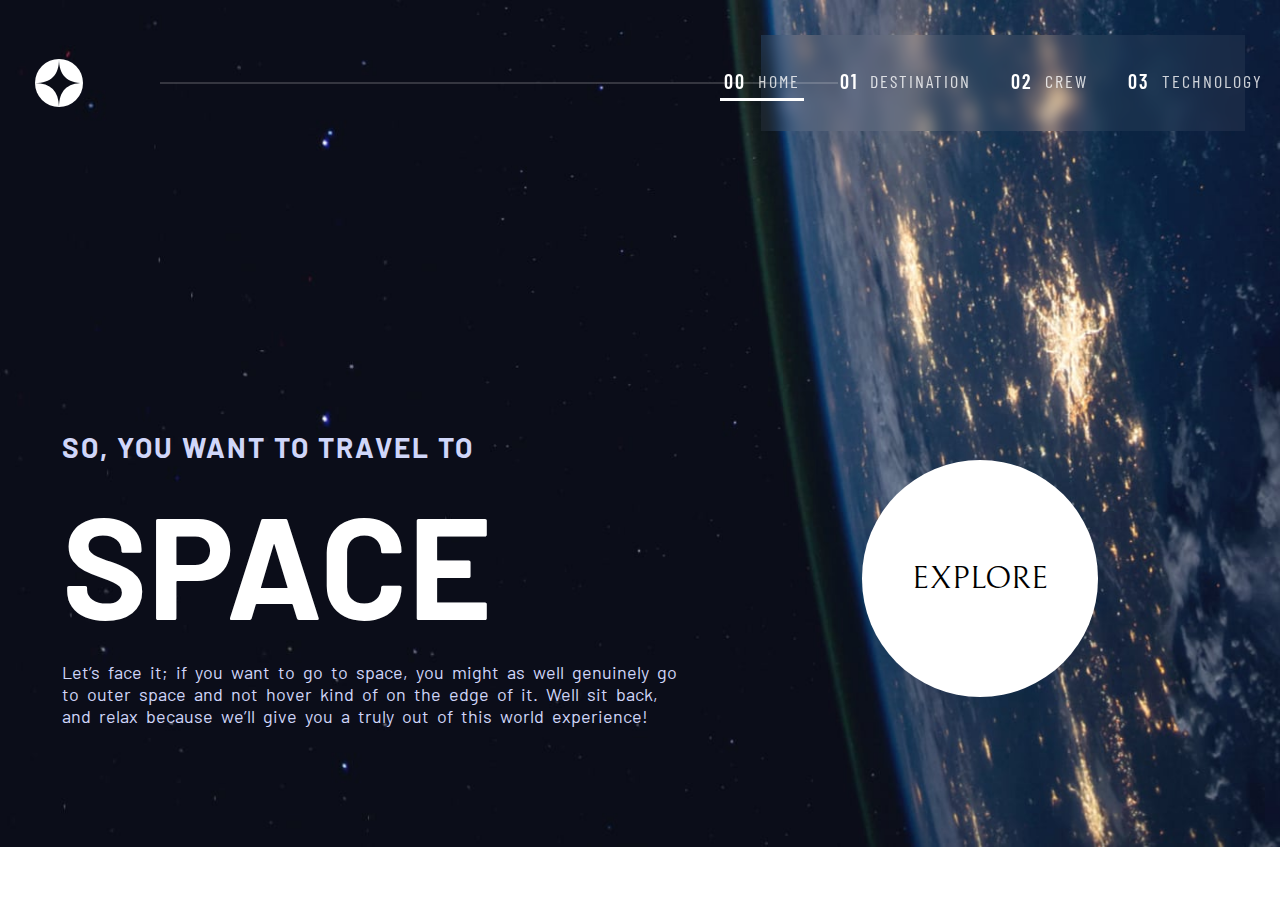
<file: index.html>
<!DOCTYPE html>
<html lang="en">
<head>
  <meta charset="UTF-8">
  <meta name="viewport" content="width=device-width, initial-scale=1.0">
  <meta http-equiv="X-UA-Compatible" content="ie=edge">
  <link rel="icon" type="image/png" sizes="32x32" href="./assets/favicon-32x32.png">
  <link rel="stylesheet" href="assets/css/style.css">
  <script src="assets/js/script.js"></script>
  <title>Frontend Mentor | Space tourism website</title>
</head>
<body id="home-page">
  <header class="main-header">
    <nav class="main-navbar">
      <div class="logo">
        <img src="assets/shared/logo.svg" alt="logo">
        <div class="logo-line"></div>
      </div>
      <ul class="nav-items">
          <li class="nav-item">
            <a href="index.html"><span>00</span> HOME</a>
          </li>
          <li class="nav-item">
            <a href="destination-moon.html"><span>01</span> DESTINATION</a>
          </li>
          <li class="nav-item">
            <a href="crew-commander.html"><span>02</span> CREW</a>
          </li>
          <li class="nav-item">
            <a href="technology-vehicle.html"><span>03</span> TECHNOLOGY</a>
          </li>
      </ul>
    </nav> 
  </header>


  <main>
    <div class="container-banner">
      <div class="banner-main-title">
            <h5>SO, YOU WANT TO TRAVEL TO</h5>
            <h1>SPACE</h1>
            <p>Let’s face it; if you want to go to space, you might as well genuinely go<br>to 
              outer space and not hover kind of on the edge of it. Well sit back,<br>and relax 
              because we’ll give you a truly out of this world experience!</p>
      </div>

      <div class="banner-start-btn">
        <a href="destination-moon.html">EXPLORE</a>
      </div>
    </div>
  </main>
</body>
</html>
</file>
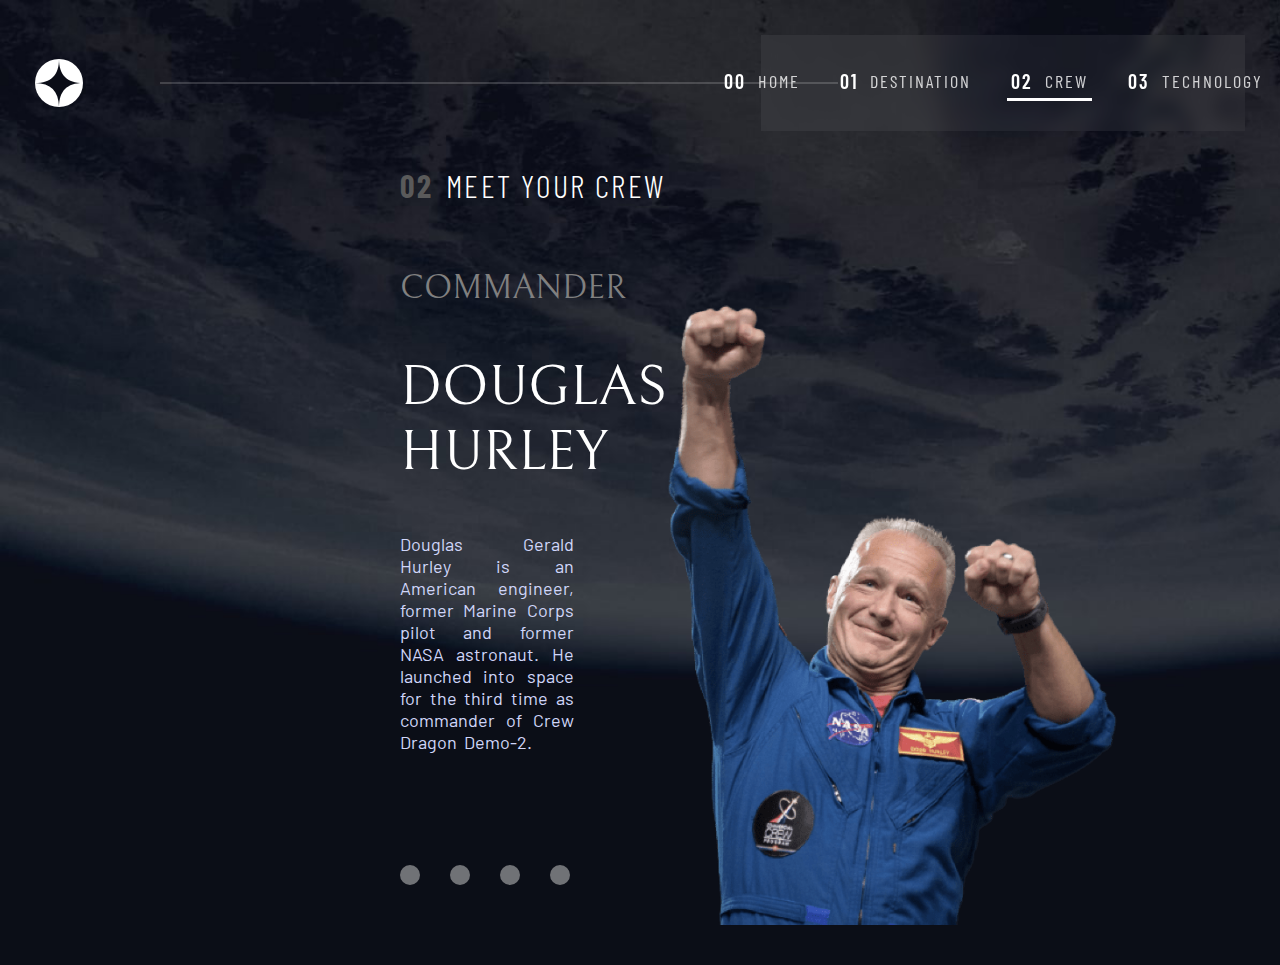
<file: crews.html>
<!DOCTYPE html>
<html lang="en">
<head>
  <meta charset="UTF-8">
  <meta name="viewport" content="width=device-width, initial-scale=1.0">
  <meta http-equiv="X-UA-Compatible" content="ie=edge">
  <link rel="icon" type="image/png" sizes="32x32" href="./assets/favicon-32x32.png">
  <link rel="stylesheet" href="assets/css/style.css">
  <title>Frontend Mentor | Space tourism website</title>
</head>
<body id="crew-page">
  <header class="main-header">
    <nav class="main-navbar">
      <div class="logo">
        <img src="assets/shared/logo.svg" alt="logo">
        <div class="logo-line"></div>
      </div>
      <ul class="nav-items">
          <li class="nav-item">
            <a href="index.html"><span>00</span> HOME</a>
          </li>
          <li class="nav-item">
            <a href="destinations.html"><span>01</span> DESTINATION</a>
          </li>
          <li class="nav-item">
            <a href="crews.html"><span>02</span> CREW</a>
          </li>
          <li class="nav-item">
            <a href="technologys.html"><span>03</span> TECHNOLOGY</a>
          </li>
      </ul>
    </nav> 
  </header>

  <main>
    <div class="crews-container">
      <div class="container-title">
        <h1><span>02</span> MEET YOUR CREW</h1>
      </div>

      <div class="crew-details">
        <div class="crew-descriptions">
          <div class="crew-job-title">
            <h2>COMMANDER</h2>
          </div>
          <div class="crew-personel-name">
            <h1>DOUGLAS HURLEY</h1>
          </div>
          <div class="crew-personel-resume">
            <p>
              Douglas Gerald Hurley is an American engineer, former Marine Corps pilot and former NASA astronaut. He launched into space for the third time as commander of Crew Dragon Demo-2.
            </p>
          </div>

          <div class="page-num-status">
            <ul class="page-num-lists">
              <li class="page-num-list"></li>
              <li class="page-num-list"></li>
              <li class="page-num-list"></li>
              <li class="page-num-list"></li>
            </ul>
          </div>


        </div>

        <div class="crew-picture">
          <img src="assets/crew/image-douglas-hurley.png" height="620" width="450" alt="crew pictures">
        </div>
      </div>
     
    </div>
  </main>

</body>
</html>
</file>
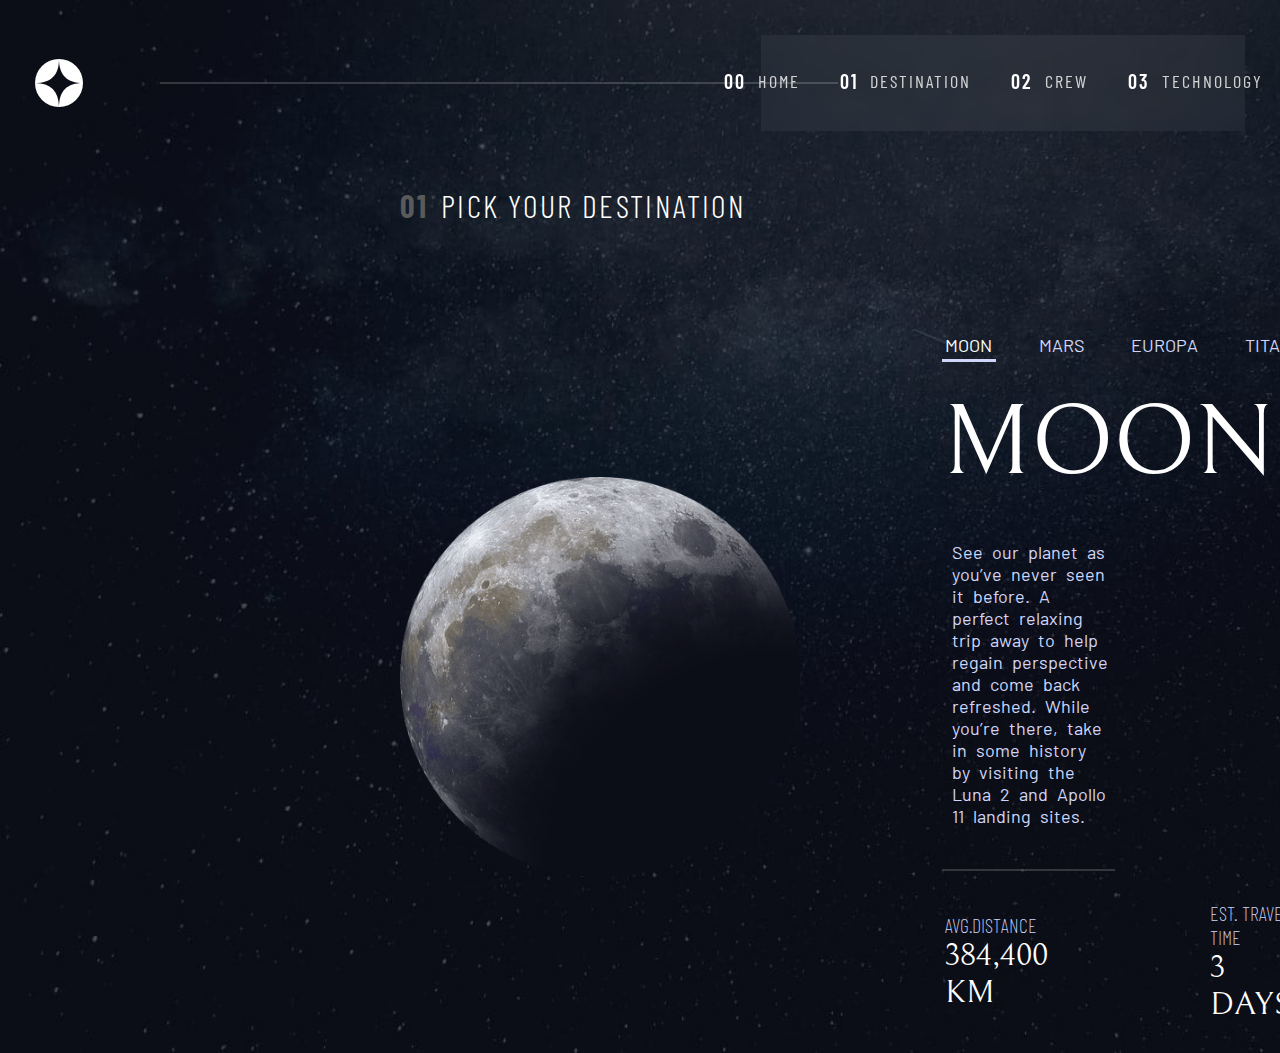
<file: destination-moon.html>
<!DOCTYPE html>
<html lang="en">
<head>
  <meta charset="UTF-8">
  <meta name="viewport" content="width=device-width, initial-scale=1.0">
  <meta http-equiv="X-UA-Compatible" content="ie=edge">
  <link rel="icon" type="image/png" sizes="32x32" href="./assets/favicon-32x32.png">
  <script src="assets/js/script.js"></script>
  <link rel="stylesheet" href="assets/css/style.css">
  <title>Frontend Mentor | Space Tourism Website</title>
</head>
<body id="destination-page">
  <header class="main-header">
    <nav class="main-navbar">
      <div class="logo">
        <img src="assets/shared/logo.svg" alt="logo">
        <div class="logo-line"></div>
      </div>
      <ul class="nav-items">
          <li class="nav-item">
            <a href="index.html"><span>00</span> HOME</a>
          </li>
          <li class="nav-item">
            <a href="destination-moon.html"><span>01</span> DESTINATION</a>
          </li>
          <li class="nav-item">
            <a href="crew-commander.html"><span>02</span> CREW</a>
          </li>
          <li class="nav-item">
            <a href="technology-vehicle.html"><span>03</span> TECHNOLOGY</a>
          </li>
      </ul>
    </nav> 
  </header>

  <main>
    <div class="container-page">
      <div class="container-title">
        <h1><span>01</span> PICK YOUR DESTINATION</h1>
      </div>

      <div class="container-content">
        <div class="container-content-picture">
          <img src="assets/destination/image-moon.png" alt="" height="400" id="destination-picture">
        </div>

        <div class="container-detail-content">
            <div class="content-list">
              <ul class="destination-lists-items">
                <li class="destination-list-item"><a href="javascript:void(0)">MOON</a></li>
                <li class="destination-list-item"><a href="javascript:void(0)">MARS</a></li>
                <li class="destination-list-item"><a href="javascript:void(0)">EUROPA</a></li>
                <li class="destination-list-item"><a href="javascript:void(0)">TITAN</a></li>
              </ul>
            </div>
            <div class="container-destination"></div>
        </div>  
      </div>
    </div>
  </main>

</body>
</html>
</file>
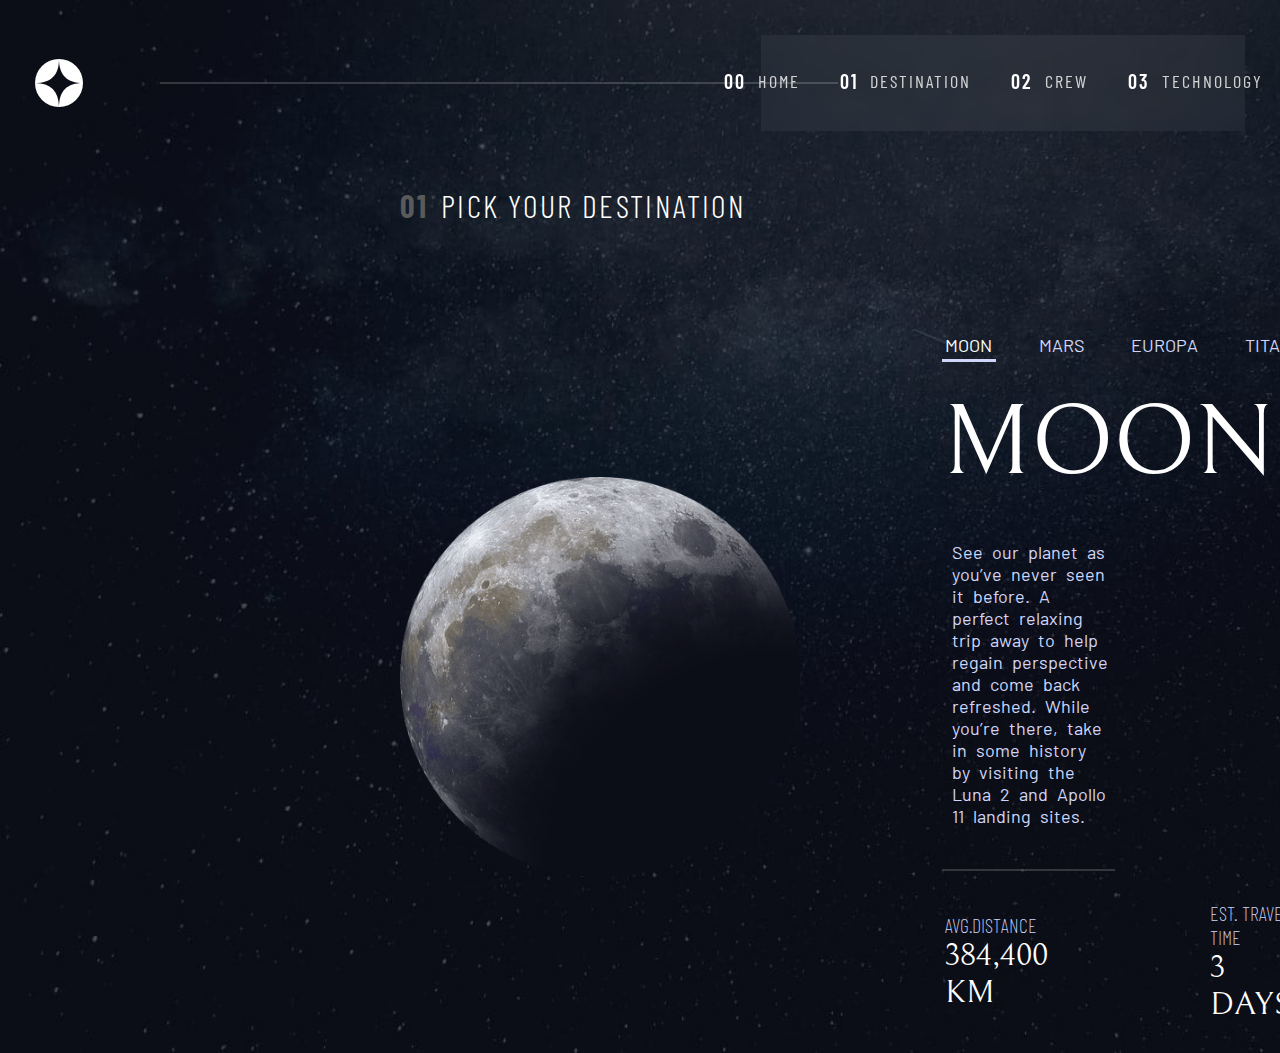
<file: destinations.html>
<!DOCTYPE html>
<html lang="en">
<head>
  <meta charset="UTF-8">
  <meta name="viewport" content="width=device-width, initial-scale=1.0">
  <meta http-equiv="X-UA-Compatible" content="ie=edge">
  <link rel="icon" type="image/png" sizes="32x32" href="./assets/favicon-32x32.png">
  <script src="assets/js/script.js"></script>
  <link rel="stylesheet" href="assets/css/style.css">
  <title>Frontend Mentor | Space Tourism Website</title>
</head>
<body id="destination-page">
  <header class="main-header">
    <nav class="main-navbar">
      <div class="logo">
        <img src="assets/shared/logo.svg" alt="logo">
        <div class="logo-line"></div>
      </div>
      <ul class="nav-items">
          <li class="nav-item">
            <a href="index.html"><span>00</span> HOME</a>
          </li>
          <li class="nav-item">
            <a href="destinations.html"><span>01</span> DESTINATION</a>
          </li>
          <li class="nav-item">
            <a href="crews.html"><span>02</span> CREW</a>
          </li>
          <li class="nav-item">
            <a href="technologys.html"><span>03</span> TECHNOLOGY</a>
          </li>
      </ul>
    </nav> 
  </header>

  <main>
    <div class="container-page">
      <div class="container-title">
        <h1><span>01</span> PICK YOUR DESTINATION</h1>
      </div>

      <div class="container-content">
        <div class="container-content-picture">
          <img src="assets/destination/image-moon.png" alt="" height="400" id="destination-picture">
        </div>

        <div class="container-detail-content">
            <div class="content-list">
              <ul class="destination-lists-items">
                <li class="destination-list-item"><a href="javascript:void(0)">MOON</a></li>
                <li class="destination-list-item"><a href="javascript:void(0)">MARS</a></li>
                <li class="destination-list-item"><a href="javascript:void(0)">EUROPA</a></li>
                <li class="destination-list-item"><a href="javascript:void(0)">TITAN</a></li>
              </ul>
            </div>
            <div class="container-destination"></div>
        </div>  
      </div>
    </div>
  </main>
</body>
</html>
</file>
<file: assets/css/style.css>
@import url('https://fonts.googleapis.com/css2?family=Barlow+Condensed:ital,wght@0,100;0,200;0,300;0,400;0,500;0,600;0,700;0,800;0,900;1,100;1,200;1,300;1,400;1,500;1,600;1,700;1,800;1,900&family=Barlow:ital,wght@0,100;0,200;0,300;0,400;0,500;0,600;0,700;0,800;0,900;1,100;1,200;1,300;1,400;1,500;1,600;1,700;1,800;1,900&family=Bellefair&display=swap');

* {
    padding: 0;
    margin: 0;
    box-sizing: border-box;
}

:root {
    /* Colors */
    --very-dark-navy: #0B0D17;
    --light-blue: #D0D6F9;
    --white: #FFFFFF;

    /* Font Size */
    --heading-xl-size: 144px;
    --heading-l-size: 100px;
    --heading-m-size: 56px;
    --heading-s-size: 32px;
    --heading-xs-size: 28px;
    --subheading-l-size: 28px;
    --subheading-s-size: 14px;
    --nav-text-size: 20px;
    --body-text-size: 18px;

    /*Fonts*/
    --heading-font: "Bellefair";
    --heading-xs-font: "Barlow Condensed";
    --body-font: "Barlow";

}

/* Body's */
    /* Home Page */
        #home-page {
            font-size: var(--body-text-size);
            font-family: var(--body-font);
            background-image: url('/assets/home/background-home-desktop.jpg');
            background-size: cover;
            background-repeat: no-repeat;
            
            .nav-item:nth-child(1) {
                border-bottom: 3px solid white;
            }
        }

    /* Destination Page */
        #destination-page {
            font-size: var(--body-text-size);
            font-family: var(--body-font);
            background-image: url('/assets/destination/background-destination-desktop.jpg');
            background-size: cover;
            background-repeat: no-repeat;
            background

            .nav-item:nth-child(2) {
                border-bottom: 3px solid white;

            }
        }

    /* Crew Page */
        #crew-page {
            font-size: var(--body-text-size);
            font-family: var(--body-font);
            background-image: url('/assets/crew/background-crew-desktop.jpg');
            background-size: cover;
            background-repeat: no-repeat;

            .nav-item:nth-child(3) {
                border-bottom: 3px solid white;
            }
        }

    /* Tech Page */
        #technology-page {
            font-size: var(--body-text-size);
            font-family: var(--body-font);
            background-image: url('/assets/technology/background-technology-desktop.jpg');
            background-size: cover;
            background-repeat: no-repeat;

            .nav-item:nth-child(4) {
                border-bottom: 3px solid white;

            }
        }

/* Header */
    .main-header {
        padding: 0px;
    }

/* Hr Line */
    .solid {
        border: 1.6px solid #ffffff2c;
        width: 49%;
        border-radius: 1%;
        margin-top: 12px;
    }

/* Navbar */
    .main-navbar {
        display: flex;
        padding: 35px;
        align-items: center;
        justify-content: space-between;
    }

    .nav-items {
        display: flex;
        align-items: center;
        list-style-type: none;
        justify-content: center;
        width: 40%;
        padding: 30px;
        gap: 12px;
        background-color: #ffffff0e;
        backdrop-filter: blur(8px);
    }

    .nav-item {
        margin-right: 20px;
        padding: 4px;
        transition: 0.2s ease-in;
        border-bottom: 3px solid transparent;
        padding-bottom: 5px;

    }

    .nav-item:hover {
        border-bottom: 3px solid rgba(214, 214, 214, 0.63);

    }


    .nav-item a {
        display: flex;
        flex-direction: row;
        align-items: center;
        justify-content: center;
        letter-spacing: 2px;
        gap: 12px;
        text-decoration: underline;
        text-decoration: none;
        color: rgba(255, 255, 255, 0.788);
        font-weight: 400;
        font-family: var(--heading-xs-font);
    }

    .nav-item a span {
        font-size: var(--nav-text-size);
    }

    .nav-item span {
        font-weight: 600;
        color: var(--white);
    }


/* Logo */
.logo {
    display: flex;
    align-items: center;
    justify-content: center;
    gap: 12px;

}

.logo-line {
    margin-left: 30px;
    position: absolute;
    z-index: 1;
    left: 130px;
    height: 2px;
    width: 53%;
    background-color: #ffffff2c;
}


/* Main Banner */
.container-banner {
    display: flex;
    margin-top: 9rem;
    padding: 30px;
    align-items: center;
    justify-content: space-around;
    color: var(--white);
}

.banner-main-title {
    display: flex;
    align-items: flex-start;
    gap: 12px;
    justify-content: center;
    flex-direction: column;
}

.banner-main-title p {
    font-family: var(--body-font);
    font-size: var(--body-text-size);
    word-spacing: 4px;
    color: var(--light-blue);
}

.banner-main-title h5 {
    font-family: var(--heading);
    font-size: var(--heading-xs-size);
    letter-spacing: 2px;
    color: var(--light-blue);
}

.banner-main-title h1 {
    font-family: var(--heading-xs-font-font);
    font-size: var(--heading-xl-size);
    color: var(--white);
}

.banner-start-btn a {
    text-align: center;
    text-decoration: none;
    font-family: var(--heading-font);
    font-size: var(--heading-s-size);
    padding: 100px 50px 100px 50px;
    transition: 0.3s linear;
    border-radius: 900px;
    color: black;
    background-color: var(--white);
}

.banner-start-btn {
    display: flex;
    align-items: center;
    justify-content: center;
    flex-direction: column;
    transition: 0.3s linear;
    border: 120px solid transparent;
    border-radius: 2000px;
}

.banner-start-btn:hover {
    border-color: rgba(83, 83, 83, 0.740);
}

/* Container For Page */
    .container-page {
        display: flex;
        align-items: flex-start;
        margin-top: 20px;
        margin-left: 150px;
        justify-content: center;
        flex-direction: column;
    }



    .container-title h1 {
        font-family: var(--heading-xs-font);
        color: var(--white);
        font-weight: 300;
        font-size: var(--heading-s-size);
        display: flex;
        align-items: center;
        letter-spacing: 2.4px;
        justify-content: center;
        gap: 12px;
    }

    .container-title h1>span {
        color: rgb(90, 90, 90);
        font-family: var(--heading-xs-font);
        font-weight: 700;
        font-size: var(--heading-s-size);
    }


/* Destination Page */
    .container-page {
        display: flex;
        margin-left: 25rem;
        align-items: flex-start;
        gap: 5rem;
        flex-direction: column;
        justify-content: center;
    }

    .container-content {
        display: flex;
        align-items: center;
        justify-content: center;
        gap: 7rem;

    }

    .container-detail-content {
        display: flex;
        flex-direction: column;
        align-items: flex-start;
        justify-content: center;
        gap: 20px;
        padding: 30px;
    }

    .destination-lists-items {
        display: flex;
        align-items: center;
        justify-content: center;
        list-style-type: none;
        gap: 2.5rem;
    }

    .destination-list-item a {
        color: var(--light-blue);
        font-family: var();
        text-decoration: none;
        padding: 3.3px;
        transition: 0.2s linear;
        border-bottom: 3px solid transparent;

    }

    .destination-list-item a:hover {
        border-color: var(--white);
        color: var(--white);
        transition: 0.3s linear;

    }

    .destination-list-item.selected a {
        border-bottom: 3px solid var(--light-blue);
        color: var(--white);
    }

    .destination-title, .destination-description {
        margin-top: 10px;
    }

    

    .destination-title > h1 {
        color: var(--white);
        font-family: var(--heading-font);
        font-size: var(--heading-l-size);
        font-weight: 500;
        text-transform: uppercase;
    }

    .destination-description > p {
        color: var(--light-blue);
        width: 45%;
        word-spacing: 5px;
        margin-left: 10px;
    }

    .destination-distance-info {
        display: flex;
        width: 100%;
        align-items: center;
        justify-content: flex-start;
        gap: 9rem;
        margin-left: 3px;
    }

    .destination-avg-distance > p, .destination-est-time > p {

        font-family: var(--heading-xs-font);
        font-weight: 200;
        font-size: 20px;
        color: var(--light-blue);
        word-spacing: 1.3px;
    }

    .destination-avg-distance > h4, .destination-est-time > h4{
        font-family: var(--heading-font);
        font-weight: 300;
        font-size: var(--heading-s-size);
        color: var(--white);
        text-transform: uppercase;
    }

    .container-destination {
        display: flex;
        align-items: flex-start;
        justify-content: center;
        flex-direction: column;
        gap: 30px;
    }

    /* Crew Page */

        .crews-container {
            display: flex;
            align-items: flex-start;
            justify-content: space-evenly;
            margin-left: 25rem;
            flex-direction: column;
            gap: 4rem;
            height: 50%;

        }

        .crew-details {
            display: flex;
            width: 80%;
            flex-direction: row;
            align-items: center;
            justify-content: space-between;
            
        }

        .crew-descriptions {
            display: flex;
            align-items: flex-start;
            flex-direction: column;
            justify-content: center;
            gap: 3rem;
        }

        .crew-job-title h2 {
            font-family: var(--heading-font);
            font-weight: 400;
            font-size: 34px;
            color: gray;
        }

        .crew-personel-name h1 {
            font-size: var(--heading-m-size);
            font-family: var(--heading-font);
            font-weight: 300;
            color: var(--white);
        }

      

        .crew-personel-resume {
            width: 65%;
        }

        .crew-personel-resume p {
            text-align: justify;
            word-spacing: 2.5px;
            color: var(--light-blue);
        }

        .page-num-status {
            display: flex;
            align-items: center;
            justify-content: center;
            margin-bottom: 5rem;
        }


        .page-num-lists {
            display: flex;
            margin-top: 4rem;
            align-items: center;
            justify-content: center;
            list-style-type: none;
            gap: 30px;
        }

        .page-num-list {
            border: 10px solid rgba(192, 192, 192, 0.562);
            border-radius: 100%;
            transition: 0.3s ease-in;
            cursor: pointer;
        }

        .page-num-list:hover {
            border-color: whitesmoke;
            transition: 0.3s ease-out;

        }
</file>
